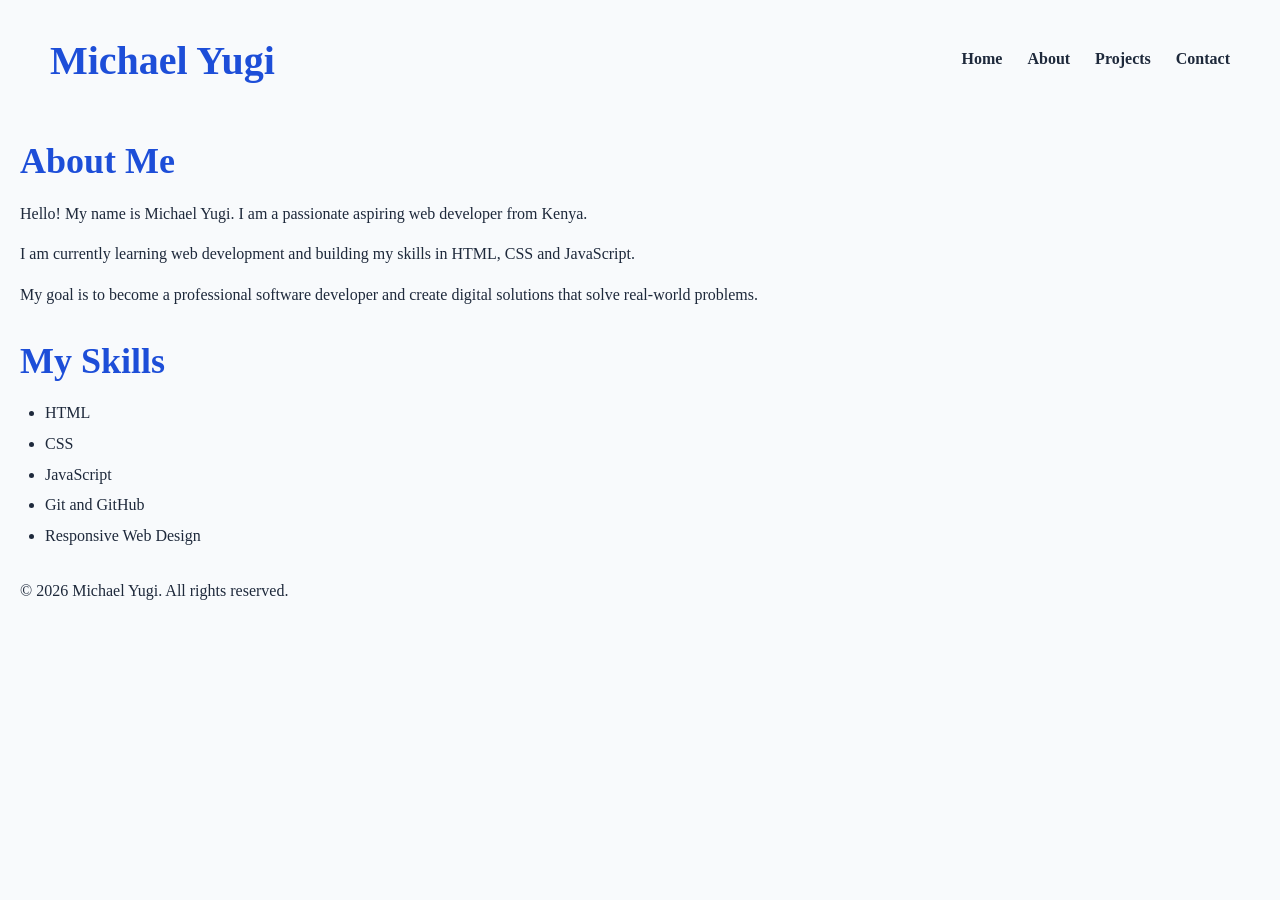
<file: about.html>
<!DOCTYPE html>
<html lang="en">
<head>
    <meta charset="UTF-8">
    <meta name="viewport" content="width=device-width, initial-scale=1.0">
    <meta name="description" content="Learn more about Michael Yugi.">
    <title>About Me | Michael Yugi</title>
    <link rel="stylesheet" href="styles.css">
</head>

<body>

    <header>
        <nav>
            <h1>Michael Yugi</h1>

            <ul>
                <li><a href="index.html">Home</a></li>
                <li><a href="about.html">About</a></li>
                <li><a href="projects.html">Projects</a></li>
                <li><a href="contact.html">Contact</a></li>
            </ul>
        </nav>
    </header>

    <main>
        <section>
            <h2>About Me</h2>

            <p>
                Hello! My name is Michael Yugi. I am a passionate
                aspiring web developer from Kenya.
            </p>

            <p>
                I am currently learning web development and building
                my skills in HTML, CSS and JavaScript.
            </p>

            <p>
                My goal is to become a professional software developer
                and create digital solutions that solve real-world problems.
            </p>
        </section>

        <section>
            <h2>My Skills</h2>

            <ul>
                <li>HTML</li>
                <li>CSS</li>
                <li>JavaScript</li>
                <li>Git and GitHub</li>
                <li>Responsive Web Design</li>
            </ul>
        </section>
    </main>

    <footer>
        <p>&copy; 2026 Michael Yugi. All rights reserved.</p>
    </footer>

</body>
</html>
</file>
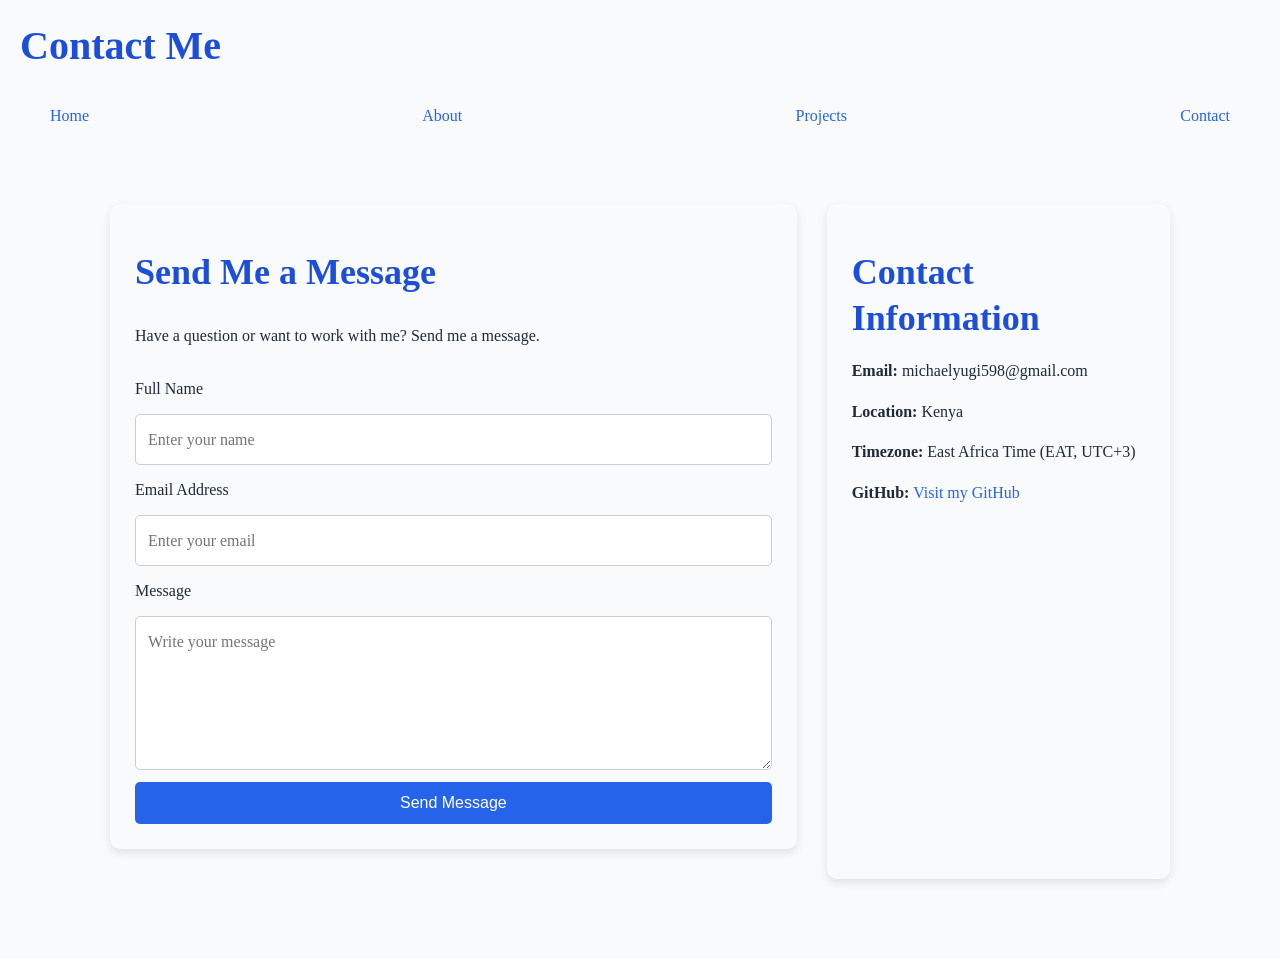
<file: contact.html>
<!DOCTYPE html>
<html lang="en">
<head>
    <meta charset="UTF-8">
    <meta name="viewport" content="width=device-width, initial-scale=1.0">
    <title>Contact Me | My Portfolio</title>
    <link rel="stylesheet" href="styles.css">
</head>
<body>

    <header>
        <h1>Contact Me</h1>
        <nav>
            <a href="index.html">Home</a>
            <a href="about.html">About</a>
            <a href="projects-grid.html">Projects</a>
            <a href="contact.html">Contact</a>
        </nav>
    </header>

    <main class="contact-container">

        <section class="contact-form">
            <h2>Send Me a Message</h2>
            <p>Have a question or want to work with me? Send me a message.</p>

            <form>
                <label for="name">Full Name</label>
                <input type="text" id="name" name="name" placeholder="Enter your name" required>

                <label for="email">Email Address</label>
                <input type="email" id="email" name="email" placeholder="Enter your email" required>

                <label for="message">Message</label>
                <textarea id="message" name="message" rows="5" placeholder="Write your message" required></textarea>

                <button type="submit">Send Message</button>
            </form>
        </section>

        <aside class="contact-info">
            <h2>Contact Information</h2>
            <p><strong>Email:</strong> michaelyugi598@gmail.com</p>
            <p><strong>Location:</strong> Kenya</p>
            <p><strong>Timezone:</strong> East Africa Time (EAT, UTC+3)</p>
            <p><strong>GitHub:</strong> <a href="https://github.com/michael-yugi" target="_blank">Visit my GitHub</a></p>
        </aside>

    </main>

</body>
</html>
</file>
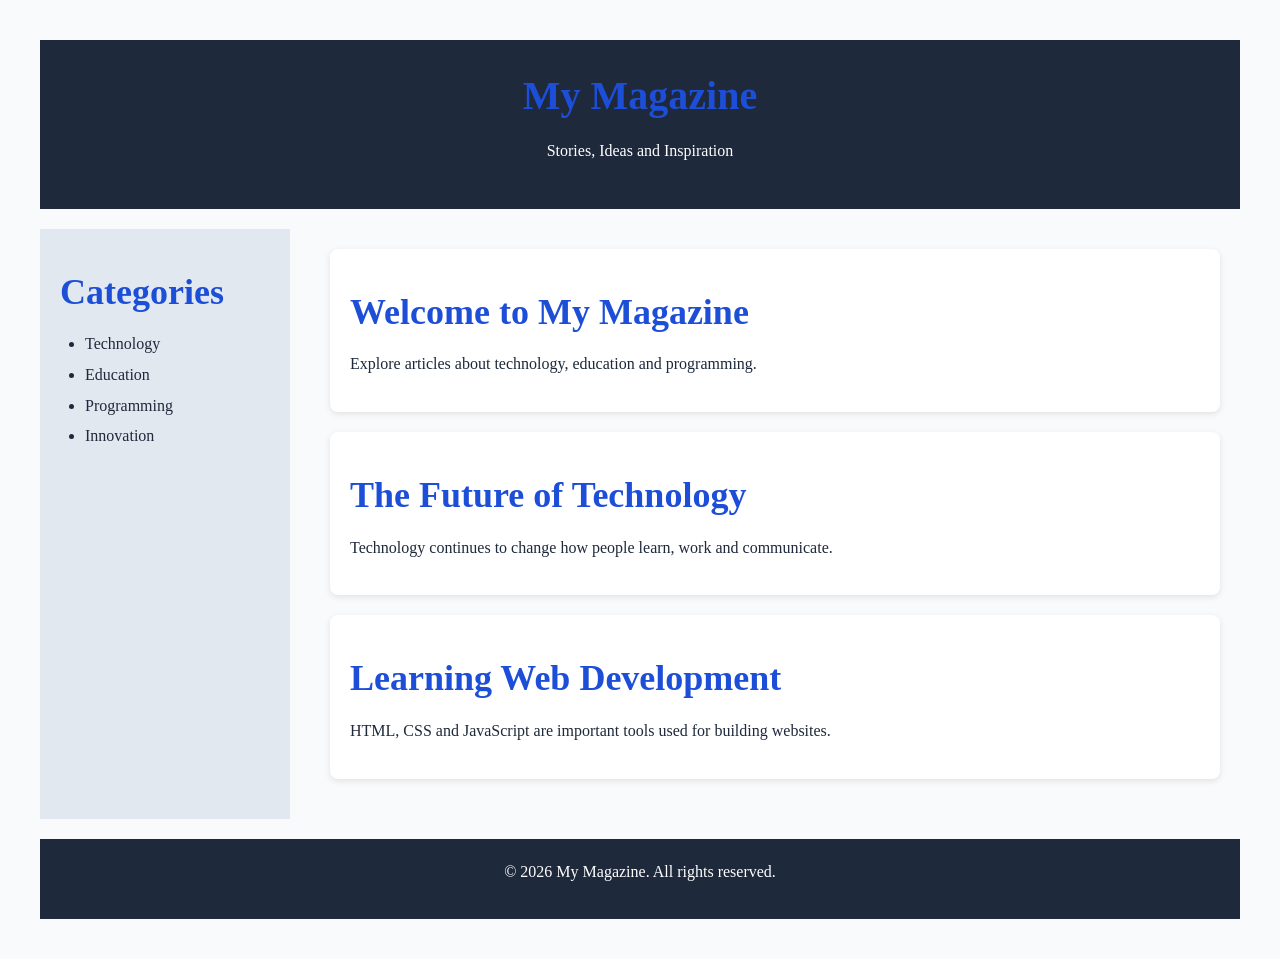
<file: magazine-layout.html>
<!DOCTYPE html>
<html lang="en">
<head>
    <meta charset="UTF-8">
    <meta name="viewport" content="width=device-width, initial-scale=1.0">
    <title>Magazine Layout</title>
    <link rel="stylesheet" href="styles.css">
</head>
<body>

    <div class="magazine-container">

        <header class="magazine-header">
            <h1>My Magazine</h1>
            <p>Stories, Ideas and Inspiration</p>
        </header>

        <aside class="magazine-sidebar">
            <h2>Categories</h2>
            <ul>
                <li>Technology</li>
                <li>Education</li>
                <li>Programming</li>
                <li>Innovation</li>
            </ul>
        </aside>

        <main class="magazine-content">
            <article>
                <h2>Welcome to My Magazine</h2>
                <p>Explore articles about technology, education and programming.</p>
            </article>

            <article>
                <h2>The Future of Technology</h2>
                <p>Technology continues to change how people learn, work and communicate.</p>
            </article>

            <article>
                <h2>Learning Web Development</h2>
                <p>HTML, CSS and JavaScript are important tools used for building websites.</p>
            </article>
        </main>

        <footer class="magazine-footer">
            <p>&copy; 2026 My Magazine. All rights reserved.</p>
        </footer>

    </div>

</body>
</html>
</file>
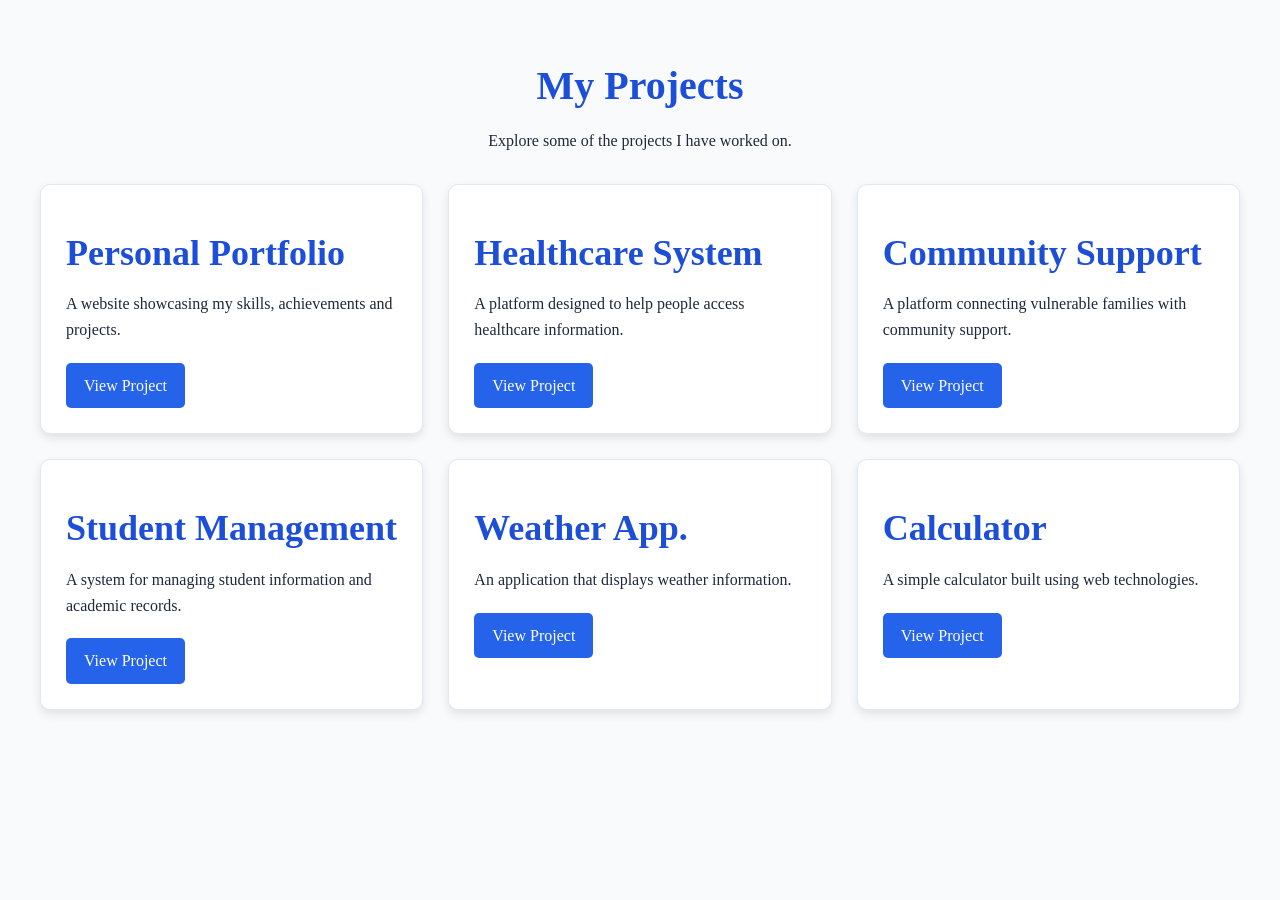
<file: projects-grid.html>
<!DOCTYPE html>
<html lang="en">
<head>
    <meta charset="UTF-8">
    <meta name="viewport" content="width=device-width, initial-scale=1.0">
    <title>My Projects Grid</title>
    <link rel="stylesheet" href="styles.css">
</head>
<body>

    <section class="projects-grid-section">
        <h1>My Projects</h1>
        <p>Explore some of the projects I have worked on.</p>

        <div class="projects-grid">

            <div class="project-card">
                <h2>Personal Portfolio</h2>
                <p>A website showcasing my skills, achievements and projects.</p>
                <a href="#">View Project</a>
            </div>

            <div class="project-card">
                <h2>Healthcare System</h2>
                <p>A platform designed to help people access healthcare information.</p>
                <a href="#">View Project</a>
            </div>

            <div class="project-card">
                <h2>Community Support</h2>
                <p>A platform connecting vulnerable families with community support.</p>
                <a href="#">View Project</a>
            </div>

            <div class="project-card">
                <h2>Student Management</h2>
                <p>A system for managing student information and academic records.</p>
                <a href="#">View Project</a>
            </div>

            <div class="project-card">
                <h2>Weather App.</h2>
                <p>An application that displays weather information.</p>
                <a href="#">View Project</a>
            </div>

            <div class="project-card">
                <h2>Calculator</h2>
                <p>A simple calculator built using web technologies.</p>
                <a href="#">View Project</a>
            </div>

        </div>
    </section>

</body>
</html>
</file>
<file: styles.css>
@import url('https://fonts.googleapis.com/css2?family=Open+Sans:wght@400;500;600;700&family=Poppins:wght@400;500;600;700&display=swap');

* {
    margin: 0;
    padding: 0;
    box-sizing: border-box;
}

body {
    font-family: 'Roboto', sans-serif;
    font-size: 16px;
    line-height: 1.6;
    color: #333333;
    background-color: #f4f4f4;
    padding: 20px;
}

h1 {
    font-size: 36px;
    font-weight: 700;
    color: #1a73e8;
    margin-bottom: 20px;
}

h2 {
    font-size: 28px;
    font-weight: 700;
    color: #174ea6;
    margin-top: 20px;
    margin-bottom: 15px;
}

h3 {
    font-size: 24px;
    font-weight: 600;
    color: #333333;
    margin-top: 15px;
    margin-bottom: 12px;
}

h4 {
    font-size: 20px;
    font-weight: 600;
    color: #333333;
    margin-top: 12px;
    margin-bottom: 10px;
}

h5 {
    font-size: 18px;
    font-weight: 500;
    color: #444444;
    margin-top: 10px;
    margin-bottom: 8px;
}

h6 {
    font-size: 16px;
    font-weight: 500;
    color: #555555;
    margin-top: 8px;
    margin-bottom: 6px;
}

p {
    margin-bottom: 15px;
}

a {
    color: #1a73e8;
    text-decoration: none;
}

a:hover {
    color: #174ea6;
    text-decoration: underline;
}

ul,
ol {
    margin-left: 25px;
    margin-bottom: 15px;
}

li {
    margin-bottom: 5px;
}

img {
    max-width: 100%;
    height: auto;
}

button {
    background-color: #1a73e8;
    color: white;
    padding: 10px 20px;
    border: none;
    border-radius: 5px;
    cursor: pointer;
    font-size: 16px;
}

button:hover {
    background-color: #174ea6;
}

@media (max-width: 600px) {
    body {
        padding: 10px;
    }

    h1 {
        font-size: 28px;
    }

    h2 {
        font-size: 24px;
    }

    h3 {
        font-size: 20px;
    }
}

/* Typography System */

:root {
    --font-xs: 0.75rem;    /* 12px */
    --font-sm: 0.875rem;   /* 14px */
    --font-base: 1rem;     /* 16px */
    --font-lg: 1.125rem;   /* 18px */
    --font-xl: 1.5rem;     /* 24px */
    --font-2xl: 1.875rem;  /* 30px */
    --font-3xl: 2.25rem;   /* 36px */
    --font-4xl: 2.5rem;    /* 40px */
}

/* Body text */
body {
    font-family: "Roboto", sans-serif;
    font-size: var(--font-base);
    line-height: 1.6;
    color: var(--color-text);
    background-color: var(--color-background);
}

/* Headings */
h1,
h2,
h3,
h4,
h5,
h6 {
    font-family: "Poppins", sans-serif;
    line-height: 1.2;
}

h1 {
    font-size: var(--font-4xl);
}

h2 {
    font-size: var(--font-3xl);
}

h3 {
    font-size: var(--font-2xl);
}

/* Small text */
small {
    font-size: var(--font-sm);
}

/* Color Scheme */

:root {
    --color-primary: #2563eb;
    --color-secondary: #7c3aed;
    --color-background: #f8fafc;
    --color-text: #1e293b;
    --color-muted: #64748b;

    /* Primary color variations */
    --color-primary-light: #dbeafe;
    --color-primary-dark: #1d4ed8;
}

/* Page background and text */
body {
    background-color: var(--color-background);
    color: var(--color-text);
}

/* Headings */
h1,
h2,
h3 {
    color: var(--color-primary-dark);
}

/* Links */
a {
    color: var(--color-primary);
    text-decoration: none;
}

a:hover {
    color: var(--color-secondary);
    text-decoration: underline;
}

/* Buttons */
button {
    background-color: var(--color-primary);
    color: white;
    padding: 10px 20px;
    border: none;
    border-radius: 6px;
    cursor: pointer;
}

button:hover {
    background-color: var(--color-primary-dark);
}

/* Cards and sections */
.card {
    background-color: var(--color-background);
    padding: 20px;
    border-radius: 10px;
    border: 1px solid #e2e8f0;
}

/* Muted text */
small,
.muted-text {
    color: var(--color-muted);
}

/* Navigation Bar */
.navbar {
    display: flex;
    justify-content: space-between;
    align-items: center;
    padding: 15px 30px;
    background-color: #1e293b;
    color: white;
}

.logo {
    font-size: 24px;
    font-weight: bold;
}

.nav-links {
    display: flex;
    gap: 20px;
    list-style: none;
    margin: 0;
    padding: 0;
}

.nav-links a {
    color: white;
    text-decoration: none;
}

.nav-links a:hover {
    color: #60a5fa;
}

/* Responsive Navigation */
@media (max-width: 600px) {
    .navbar {
        flex-direction: column;
        gap: 15px;
    }

    .nav-links {
        flex-wrap: wrap;
        justify-content: center;
        gap: 12px;
    }
}

/* Cards Layout */
.cards-container {
    display: flex;
    justify-content: space-between;
    align-items: stretch;
    flex-wrap: wrap;
    gap: 20px;
    padding: 30px;
}

.card {
    flex: 1 1 250px;
    padding: 20px;
    background-color: white;
    border: 1px solid #e2e8f0;
    border-radius: 10px;
    box-shadow: 0 4px 8px rgba(0, 0, 0, 0.1);
}

.card h3 {
    margin-top: 0;
    color: #2563eb;
}

.card p {
    color: #475569;
}

/* Footer Layout */
.footer {
    background-color: #1e293b;
    color: white;
    padding: 30px;
}

.footer-columns {
    display: flex;
    justify-content: space-between;
    gap: 30px;
    flex-wrap: wrap;
}

.footer-column {
    flex: 1 1 200px;
}

.footer-column h3 {
    color: #60a5fa;
}

.footer-column a {
    display: block;
    color: white;
    text-decoration: none;
    margin-bottom: 8px;
}

.footer-column a:hover {
    color: #60a5fa;
}

.copyright {
    text-align: center;
    border-top: 1px solid #475569;
    padding-top: 15px;
    margin-top: 25px;
}

/* Photo Gallery */
.gallery-section {
    padding: 30px;
}

.gallery-section h2 {
    text-align: center;
    margin-bottom: 25px;
}

.photo-gallery {
    display: grid;
    grid-template-columns: repeat(3, 1fr);
    gap: 20px;
}

.gallery-item {
    overflow: hidden;
    border-radius: 10px;
}

.gallery-item img {
    width: 100%;
    height: 220px;
    object-fit: cover;
    display: block;
    transition: transform 0.3s ease;
}

.gallery-item img:hover {
    transform: scale(1.05);
}

/* Responsive Gallery */
@media (max-width: 768px) {
    .photo-gallery {
        grid-template-columns: repeat(2, 1fr);
    }
}

@media (max-width: 480px) {
    .photo-gallery {
        grid-template-columns: 1fr;
    }
}

/* Mobile-first navigation */

.navbar {
    display: flex;
    justify-content: space-between;
    align-items: center;
    flex-wrap: wrap;
    padding: 15px 20px;
    background-color: #1e293b;
}

.logo {
    color: white;
    font-size: 1.4rem;
    font-weight: bold;
    text-decoration: none;
}

#menu-toggle {
    display: none;
}

.menu-icon {
    color: white;
    font-size: 1.8rem;
    cursor: pointer;
}

.nav-links {
    display: none;
    flex-direction: column;
    width: 100%;
    gap: 15px;
    list-style: none;
    padding: 20px 0 0;
    margin: 0;
}

.nav-links a {
    color: white;
    text-decoration: none;
}

.nav-links a:hover {
    color: #60a5fa;
}

/* Show menu when hamburger is clicked */
#menu-toggle:checked ~ .nav-links {
    display: flex;
}

/* Desktop navigation */
@media (min-width: 768px) {
    .menu-icon {
        display: none;
    }

    .nav-links {
        display: flex;
        flex-direction: row;
        width: auto;
        padding: 0;
    }
}

/* Mobile-first home page */

.hero {
    display: flex;
    flex-direction: column;
    gap: 30px;
    padding: 40px 20px;
}

.hero-content {
    width: 100%;
}

.hero-content h1 {
    font-size: 2rem;
}

.hero-content p {
    line-height: 1.7;
}

.hero-image img {
    display: block;
    width: 100%;
    max-width: 350px;
    height: auto;
    margin: 0 auto;
    border-radius: 12px;
}

.hero-button {
    display: inline-block;
    padding: 12px 20px;
    margin-top: 10px;
    background-color: #2563eb;
    color: white;
    text-decoration: none;
    border-radius: 6px;
}

/* Desktop hero layout */
@media (min-width: 1024px) {
    .hero {
        flex-direction: row;
        align-items: center;
        justify-content: space-between;
        gap: 50px;
        padding: 70px 8%;
    }

    .hero-content,
    .hero-image {
        flex: 1;
    }

    .hero-content h1 {
        font-size: 2.8rem;
    }

    .hero-image img {
        max-width: 450px;
    }
}

/* Mobile-first projects layout */

.projects-section {
    padding: 40px 20px;
}

.projects-section h2 {
    text-align: center;
    margin-bottom: 25px;
}

.projects-grid {
    display: grid;
    grid-template-columns: 1fr;
    gap: 20px;
}

.project-card {
    padding: 20px;
    background-color: white;
    border: 1px solid #e2e8f0;
    border-radius: 10px;
    box-shadow: 0 4px 8px rgba(0, 0, 0, 0.08);
}

/* Tablet: two columns */
@media (min-width: 768px) {
    .projects-grid {
        grid-template-columns: repeat(2, minmax(0, 1fr));
    }
}

/* Desktop: three columns */
@media (min-width: 1024px) {
    .projects-grid {
        grid-template-columns: repeat(3, minmax(0, 1fr));
    }
}

/* Large desktop */
@media (min-width: 1280px) {
    .projects-section {
        padding: 60px 8%;
    }
}

/* Mobile-first contact layout */

.contact-section {
    padding: 40px 20px;
}

.contact-layout {
    display: grid;
    grid-template-columns: 1fr;
    gap: 30px;
}

.contact-form {
    display: flex;
    flex-direction: column;
    gap: 12px;
    width: 100%;
}

.contact-form input,
.contact-form textarea {
    width: 100%;
    box-sizing: border-box;
    padding: 12px;
    border: 1px solid #cbd5e1;
    border-radius: 6px;
    font: inherit;
}

.contact-form button {
    padding: 12px;
    background-color: #2563eb;
    color: white;
    border: none;
    border-radius: 6px;
    cursor: pointer;
}

.contact-sidebar {
    padding: 20px;
    background-color: #e2e8f0;
    border-radius: 10px;
}

/* Desktop: form and sidebar */
@media (min-width: 1024px) {
    .contact-layout {
        grid-template-columns: 2fr 1fr;
        align-items: start;
    }
}

/* Responsive foundation */

*,
*::before,
*::after {
    box-sizing: border-box;
}

html {
    scroll-behavior: smooth;
}

body {
    margin: 0;
    min-width: 320px;
}

img {
    max-width: 100%;
    height: auto;
}

section {
    scroll-margin-top: 20px;
}

/* Tablet */
@media (min-width: 768px) {
    body {
        font-size: 1rem;
    }
}

/* Desktop */
@media (min-width: 1024px) {
    body {
        font-size: 1.05rem;
    }
}

/* Large desktop */
@media (min-width: 1280px) {
    body {
        font-size: 1.1rem;
    }
}
/* Button hover effect */
button,
.hero-button {
    transition: all 0.3s ease;
}

button:hover,
.hero-button:hover {
    transform: translateY(-2px);
    box-shadow: 0 4px 6px rgba(0, 0, 0, 0.1);
}

/* Link hover effect */
a {
    transition: color 0.3s ease;
}

a:hover {
    color: var(--color-primary);
}

/* Card hover effect */
.card,
.project-card {
    transition: transform 0.3s ease, box-shadow 0.3s ease;
}

.card:hover,
.project-card:hover {
    transform: translateY(-5px);
    box-shadow: 0 10px 20px rgba(0, 0, 0, 0.1);
}
/* Smooth transitions */
button,
.card,
.project-card,
.hero-button,
.nav-links a {
    transition: all 0.3s ease;
}

/* Keyboard accessibility */
a:focus-visible,
button:focus-visible,
input:focus-visible,
textarea:focus-visible {
    outline: 2px solid var(--color-primary);
    outline-offset: 2px;
}

/* Make form fields easier to identify */
input:focus-visible,
textarea:focus-visible {
    border-color: var(--color-primary);
}

/* Consistent spacing */
section {
    margin-bottom: 30px;
}

h1,
h2,
h3 {
    line-height: 1.3;
}

/* Responsive images */
img {
    max-width: 100%;
    height: auto;
}

/* Prevent unwanted horizontal scrolling */
html,
body {
    max-width: 100%;
}

*,
*::before,
*::after {
    box-sizing: border-box;
}

/* Respect reduced-motion preferences */
@media (prefers-reduced-motion: reduce) {
    *,
    *::before,
    *::after {
        scroll-behavior: auto !important;
        transition-duration: 0.01ms !important;
        animation-duration: 0.01ms !important;
        animation-iteration-count: 1 !important;
    }
}

/* Box Model Practice */

.box-container {
    display: flex;
    flex-wrap: wrap;
    gap: 20px;
    padding: 20px;
}

.box {
    width: 200px;
    min-height: 120px;
    text-align: center;
    font-weight: bold;
    display: flex;
    justify-content: center;
    align-items: center;
}

/* Exercise 1: Content */
.content-box {
    background-color: lightblue;
}

/* Exercise 2: Padding */
.padding-box {
    background-color: lightgreen;
    padding: 20px;
}

/* Exercise 3: Border */
.border-box {
    background-color: lightyellow;
    border: 5px solid black;
}

/* Exercise 4: Margin */
.margin-box {
    background-color: lightcoral;
    margin: 20px;
}

/* Exercise 2: Debug the Layout */

.debug-section {
    margin-top: 40px;
}

.broken-box {
    width: 300px;
    padding: 20px;
    border: none;
    box-sizing: border-box;
    background-color: lightblue;
    text-align: center;
}

/* Exercise 3: Card Component */

.card-section {
    margin-top: 40px;
}

.practice-card {
    width: 300px;
    padding: 20px;
    border: 1px solid gray;
    box-sizing: border-box;
    border-radius: 8px;
    margin: 20px 0;
    background-color: white;
}

.practice-card img {
    width: 100%;
    height: 150px;
    object-fit: cover;
    display: block;
}

.card-content {
    padding-top: 15px;
}

.card-content h3 {
    margin-bottom: 15px;
}

.card-content p {
    margin-bottom: 20px;
    line-height: 1.6;
}

.card-content button {
    padding: 10px 20px;
    background-color: #1e40af;
    color: white;
    border: none;
    border-radius: 5px;
    cursor: pointer;
}

.card-content button:hover {
    background-color: #1e3a8a;
}

/* Apply Typography */

body {
    font-family: var(--font-body);
    font-size: var(--font-base);
    line-height: 1.6;
}

h1, h2, h3, h4, h5, h6 {
    font-family: var(--font-heading);
    font-weight: 600;
    margin-bottom: 1rem;
}

h1 {
    font-size: var(--font-4xl);
}

h2 {
    font-size: var(--font-3xl);
}

h3 {
    font-size: var(--font-2xl);
}

p {
    font-size: var(--font-base);
}

small {
    font-size: var(--font-sm);
}

/* Task 4.1: Flexbox Navigation */

header nav {
    display: flex;
    justify-content: space-between;
    align-items: center;
    padding: 15px 30px;
}

header nav ul {
    display: flex;
    align-items: center;
    gap: 25px;
    list-style: none;
}

header nav ul li a {
    text-decoration: none;
    color: var(--color-text);
    font-weight: 600;
}

/* Exercise 2: Flexbox Card Layout */

.cards-container {
    display: flex;
    flex-wrap: wrap;
    justify-content: space-between;
    align-items: stretch;
    gap: 20px;
    padding: 20px;
}

.card {
    flex: 1 1 250px;
    padding: 20px;
    background-color: white;
    border-radius: 8px;
    box-shadow: 0 4px 8px rgba(0, 0, 0, 0.1);
}

.card h3 {
    margin-bottom: 15px;
}

.card p {
    line-height: 1.6;
}

/* Exercise 3: Flexbox Footer Layout */

.footer {
    background-color: #1e293b;
    color: white;
    padding: 30px 20px;
    margin-top: 40px;
}

.footer-columns {
    display: flex;
    justify-content: space-between;
    align-items: flex-start;
    gap: 30px;
    flex-wrap: wrap;
}

.footer-column {
    flex: 1 1 200px;
}

.footer-column h3 {
    color: #60a5fa;
    margin-bottom: 15px;
}

.footer-column ul {
    list-style: none;
    padding: 0;
}

.footer-column ul li {
    margin-bottom: 10px;
}

.footer-column a {
    color: white;
    text-decoration: none;
}

.footer-column a:hover {
    color: #60a5fa;
}

.copyright {
    text-align: center;
    border-top: 1px solid #475569;
    padding-top: 20px;
    margin-top: 25px;
}

/* Photo Gallery - CSS Grid */
.photo-gallery {
    display: grid;
    grid-template-columns: repeat(3, 1fr);
    gap: 20px;
    padding: 20px;
}

.gallery-item img {
    width: 100%;
    height: 250px;
    object-fit: cover;
    display: block;
}

/* Responsive Photo Gallery */
@media (max-width: 768px) {
    .photo-gallery {
        grid-template-columns: repeat(2, 1fr);
    }
}

@media (max-width: 480px) {
    .photo-gallery {
        grid-template-columns: 1fr;
    }
}

/* Magazine Layout - CSS Grid */

.magazine-container {
    display: grid;
    grid-template-columns: 250px 1fr;
    grid-template-rows: auto 1fr auto;
    grid-template-areas:
        "header header"
        "sidebar content"
        "footer footer";
    gap: 20px;
    padding: 20px;
}

.magazine-header {
    grid-area: header;
    background-color: #1e293b;
    color: white;
    text-align: center;
    padding: 30px;
}

.magazine-sidebar {
    grid-area: sidebar;
    background-color: #e2e8f0;
    padding: 20px;
}

.magazine-content {
    grid-area: content;
    padding: 20px;
}

.magazine-content article {
    background-color: white;
    padding: 20px;
    margin-bottom: 20px;
    border-radius: 8px;
    box-shadow: 0 2px 6px rgba(0, 0, 0, 0.1);
}

.magazine-footer {
    grid-area: footer;
    background-color: #1e293b;
    color: white;
    text-align: center;
    padding: 20px;
}

/* Responsive Magazine Layout */

@media (max-width: 768px) {
    .magazine-container {
        grid-template-columns: 1fr;
        grid-template-areas:
            "header"
            "sidebar"
            "content"
            "footer";
    }

    .magazine-sidebar {
        text-align: center;
    }
}

/* Responsive Project Cards Grid */

.projects-grid-section {
    padding: 40px 20px;
    text-align: center;
}

.projects-grid {
    display: grid;
    grid-template-columns: repeat(3, 1fr);
    gap: 25px;
    margin-top: 30px;
}

.project-card {
    background-color: white;
    padding: 25px;
    border-radius: 10px;
    box-shadow: 0 4px 10px rgba(0, 0, 0, 0.1);
    text-align: left;
}

.project-card h2 {
    margin-bottom: 15px;
}

.project-card p {
    line-height: 1.6;
    margin-bottom: 20px;
}

.project-card a {
    display: inline-block;
    padding: 10px 18px;
    background-color: var(--color-primary);
    color: white;
    text-decoration: none;
    border-radius: 5px;
}

/* Responsive Project Cards */

@media (max-width: 1023px) {
    .projects-grid {
        grid-template-columns: repeat(2, 1fr);
    }
}

@media (max-width: 767px) {
    .projects-grid {
        grid-template-columns: 1fr;
    }
}

/* Mobile Navigation */
@media (max-width: 767px) {
    .navbar {
        flex-wrap: wrap;
    }

    .nav-links {
        display: none;
        flex-direction: column;
        width: 100%;
        text-align: center;
        gap: 15px;
        padding: 20px 0;
    }

    .menu-toggle:checked ~ .nav-links {
        display: flex;
    }
}

/* Hamburger Menu Styling */

.hamburger {
    display: none;
    font-size: 28px;
    cursor: pointer;
    color: var(--color-text);
}

@media (max-width: 767px) {
    .hamburger {
        display: block;
    }
}

/* Responsive Hero Section */

@media (max-width: 767px) {
    .hero {
        flex-direction: column;
        text-align: center;
        padding: 30px 15px;
    }

    .hero-content,
    .hero-image {
        width: 100%;
    }

    .hero-image img {
        max-width: 250px;
        height: auto;
        margin: 20px auto;
    }
}

/* Contact Page Layout */

.contact-container {
    display: grid;
    grid-template-columns: 2fr 1fr;
    gap: 30px;
    max-width: 1100px;
    margin: 40px auto;
    padding: 20px;
}

.contact-form,
.contact-info {
    padding: 25px;
    background-color: var(--color-background);
    border-radius: 10px;
    box-shadow: 0 4px 10px rgba(0, 0, 0, 0.1);
}

.contact-form form {
    display: flex;
    flex-direction: column;
    gap: 12px;
}

.contact-form input,
.contact-form textarea {
    width: 100%;
    padding: 12px;
    border: 1px solid #ccc;
    border-radius: 5px;
    font: inherit;
}

.contact-form button {
    padding: 12px 20px;
    background-color: var(--color-primary);
    color: white;
    border: none;
    border-radius: 5px;
    cursor: pointer;
}

.contact-info p {
    margin-bottom: 15px;
}

/* Responsive Contact Page */

@media (max-width: 767px) {
    .contact-container {
        grid-template-columns: 1fr;
        margin: 20px auto;
        padding: 15px;
    }

    .contact-form,
    .contact-info {
        width: 100%;
    }
}

/* Website Polish - Hover Effects */

button,
.btn {
    transition: all 0.3s ease;
}

button:hover,
.btn:hover {
    transform: translateY(-3px);
    opacity: 0.85;
}

a {
    transition: color 0.3s ease;
}

a:hover {
    color: #007bff;
}

/* Gallery Image Hover Effect */

.gallery-item img {
    transition: transform 0.3s ease;
}

.gallery-item img:hover {
    transform: scale(1.05);
}

/* Keyboard Focus Effects */

a:focus,
button:focus,
input:focus,
textarea:focus {
    outline: 3px solid #007bff;
    outline-offset: 3px;
}

/* Smooth Scrolling */

html {
    scroll-behavior: smooth;
}

/* Responsive Website Design */

img {
    max-width: 100%;
    height: auto;
}

/* Tablet Screens */
@media screen and (max-width: 768px) {

    .container {
        width: 90%;
        margin: auto;
    }

    nav ul {
        flex-wrap: wrap;
        justify-content: center;
    }

    .photo-gallery {
        grid-template-columns: repeat(2, 1fr);
    }
}

/* Mobile Screens */
@media screen and (max-width: 480px) {

    h1 {
        font-size: 28px;
    }

    h2 {
        font-size: 22px;
    }

    .photo-gallery {
        grid-template-columns: 1fr;
    }

    button,
    .btn {
        width: 100%;
    }
}

/* Accessibility - Reduced Motion */

@media (prefers-reduced-motion: reduce) {
    html {
        scroll-behavior: auto;
    }

    *,
    *::before,
    *::after {
        animation-duration: 0.01ms !important;
        animation-iteration-count: 1 !important;
        transition-duration: 0.01ms !important;
    }
}

/* Professional Photo Gallery */

.gallery-section {
padding: 60px 20px;
text-align: center;
}

.gallery-section h2 {
font-size: 32px;
margin-bottom: 10px;
}

.gallery-description {
margin-bottom: 35px;
color: #777;
}

.photo-gallery {
display: grid;
grid-template-columns: repeat(3, 1fr);
gap: 25px;
max-width: 1100px;
margin: auto;
}

.gallery-item {
position: relative;
overflow: hidden;
border-radius: 12px;
height: 250px;
box-shadow: 0 5px 15px rgba(0, 0, 0, 0.15);
}

.gallery-item img {
width: 100%;
height: 100%;
object-fit: cover;
display: block;
transition: transform 0.4s ease;
}

.gallery-item:hover img {
transform: scale(1.1);
}

.gallery-overlay {
position: absolute;
bottom: 0;
left: 0;
width: 100%;
padding: 15px;
background: linear-gradient(transparent, rgba(0, 0, 0, 0.8));
color: white;
box-sizing: border-box;
opacity: 0;
transition: opacity 0.3s ease;
}

.gallery-item:hover .gallery-overlay {
opacity: 1;
}

.gallery-overlay h3 {
margin: 0;
font-size: 18px;
}

/* Tablet */
@media screen and (max-width: 768px) {
.photo-gallery {
grid-template-columns: repeat(2, 1fr);
}
}

/* Mobile */
@media screen and (max-width: 480px) {
.photo-gallery {
grid-template-columns: 1fr;
}

```
.gallery-section h2 {
    font-size: 25px;
}
```

}
</file>
